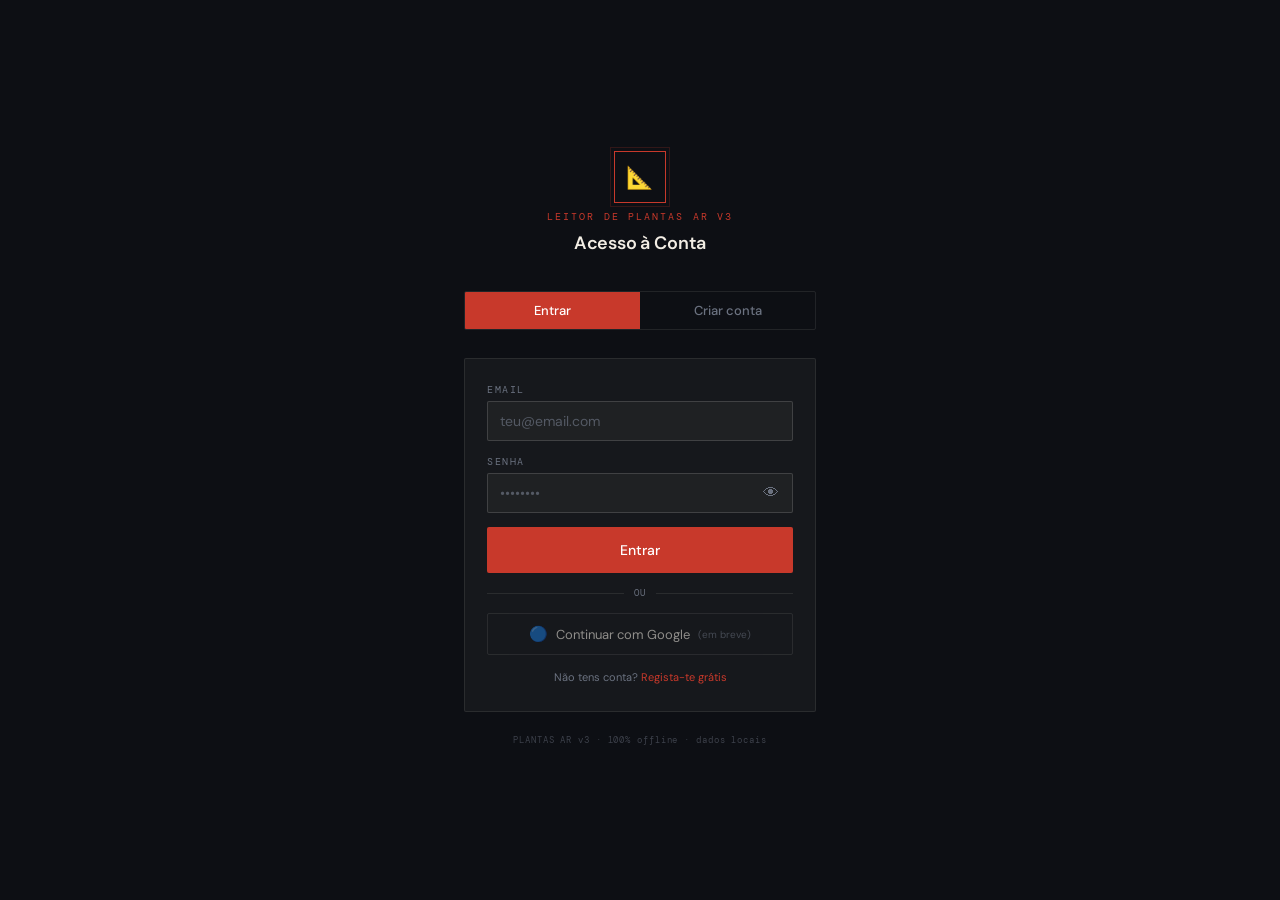
<file: login.html>
<!DOCTYPE html>
<html lang="pt">
<head>
<meta charset="UTF-8">
<meta name="viewport" content="width=device-width, initial-scale=1.0, user-scalable=no, viewport-fit=cover">
<meta name="mobile-web-app-capable" content="yes">
<meta name="apple-mobile-web-app-capable" content="yes">
<title>Plantas AR — Entrar / Registar</title>
<link rel="preconnect" href="https://fonts.googleapis.com">
<link href="https://fonts.googleapis.com/css2?family=DM+Mono:wght@400;500&family=DM+Sans:wght@300;400;500;600&display=swap" rel="stylesheet">
<style>
*{margin:0;padding:0;box-sizing:border-box}
:root{
  --ink:#0d0f14;--paper:#f2ede4;
  --red:#c8392b;--red-dim:rgba(200,57,43,.12);--red-border:rgba(200,57,43,.28);
  --green:#16a34a;--amber:#d97706;
  --surface:rgba(242,237,228,.04);--surface2:rgba(242,237,228,.07);
  --border:rgba(242,237,228,.09);--border2:rgba(242,237,228,.16);
  --muted:#6b7280;--font:'DM Sans',sans-serif;--mono:'DM Mono',monospace;
}
html,body{
  width:100%;min-height:100%;background:var(--ink);
  font-family:var(--font);color:var(--paper);
  -webkit-font-smoothing:antialiased;
  display:flex;flex-direction:column;align-items:center;
  padding:env(safe-area-inset-top,0) 0 env(safe-area-inset-bottom,0);
}

/* ── Layout ── */
.page{
  width:100%;max-width:400px;min-height:100vh;
  display:flex;flex-direction:column;align-items:center;
  justify-content:center;padding:2rem 1.5rem;
}

/* ── Brand ── */
.brand{display:flex;flex-direction:column;align-items:center;gap:8px;margin-bottom:2.2rem;text-align:center}
.brand-icon{
  width:52px;height:52px;border:1.5px solid var(--red);
  display:flex;align-items:center;justify-content:center;
  font-size:22px;position:relative;
}
.brand-icon::before{
  content:'';position:absolute;inset:-5px;
  border:1px solid rgba(200,57,43,.2);pointer-events:none;
}
.brand-tag{font-family:var(--mono);font-size:9.5px;letter-spacing:.22em;color:var(--red);text-transform:uppercase}
.brand-name{font-size:18px;font-weight:600;color:var(--paper);letter-spacing:-.01em}

/* ── Tabs ── */
.tabs{display:flex;width:100%;border:1px solid var(--border);border-radius:2px;overflow:hidden;margin-bottom:1.8rem}
.tab{
  flex:1;padding:10px 8px;border:none;background:transparent;
  font-family:var(--font);font-size:13px;font-weight:500;
  color:var(--muted);cursor:pointer;transition:all .18s;text-align:center;
}
.tab.active{background:var(--red);color:#fff}
.tab:not(.active):hover{background:var(--surface2);color:var(--paper)}

/* ── Card ── */
.card{
  width:100%;background:var(--surface);
  border:1px solid var(--border);border-radius:2px;
  padding:1.5rem 1.4rem;display:flex;flex-direction:column;gap:14px;
}

/* ── Form ── */
.field{display:flex;flex-direction:column;gap:5px}
.label{font-family:var(--mono);font-size:10px;letter-spacing:.14em;color:var(--muted);text-transform:uppercase}
.input-wrap{position:relative}
.input{
  width:100%;padding:10px 12px;
  background:rgba(242,237,228,.04);
  border:1px solid var(--border2);border-radius:2px;
  color:var(--paper);font-family:var(--font);font-size:14px;
  outline:none;transition:border-color .15s, background .15s;
  -webkit-appearance:none;
}
.input::placeholder{color:var(--muted);opacity:.7}
.input:focus{border-color:var(--red);background:rgba(200,57,43,.05)}
.input.error{border-color:rgba(200,57,43,.55)}
.input[type="password"]{padding-right:42px}
.toggle-pw{
  position:absolute;right:10px;top:50%;transform:translateY(-50%);
  background:none;border:none;color:var(--muted);cursor:pointer;
  font-size:16px;padding:4px;line-height:1;
}
.toggle-pw:hover{color:var(--paper)}

/* ── Força da senha ── */
.pw-strength{display:flex;gap:4px;margin-top:4px}
.pw-bar{height:2px;flex:1;border-radius:1px;background:var(--border);transition:background .2s}
.pw-bar.weak{background:#c8392b}
.pw-bar.medium{background:var(--amber)}
.pw-bar.strong{background:var(--green)}
.pw-label{font-size:10px;color:var(--muted);margin-top:2px;height:14px;transition:color .2s}

/* ── Error box ── */
.err-box{
  display:none;padding:9px 12px;
  background:rgba(200,57,43,.08);border:1px solid rgba(200,57,43,.25);
  border-radius:2px;font-size:12px;color:#f87171;line-height:1.55;
}
.err-box.on{display:block}

/* ── Success box ── */
.ok-box{
  display:none;padding:9px 12px;
  background:rgba(22,163,74,.08);border:1px solid rgba(22,163,74,.25);
  border-radius:2px;font-size:12px;color:#4ade80;line-height:1.55;
}
.ok-box.on{display:block}

/* ── Submit ── */
.btn-submit{
  width:100%;padding:12px;border-radius:2px;border:none;
  background:var(--red);color:#fff;
  font-family:var(--font);font-size:14px;font-weight:500;
  cursor:pointer;transition:all .15s;position:relative;
  display:flex;align-items:center;justify-content:center;gap:8px;
  min-height:46px;
}
.btn-submit:hover:not(:disabled){background:#a82d22}
.btn-submit:active:not(:disabled){transform:scale(.98)}
.btn-submit:disabled{opacity:.55;cursor:not-allowed}
.spinner{
  width:15px;height:15px;border:2px solid rgba(255,255,255,.3);
  border-top-color:#fff;border-radius:50%;display:none;
  animation:spin .7s linear infinite;
}
.btn-submit.loading .spinner{display:block}
.btn-submit.loading .btn-txt{opacity:0;position:absolute}
@keyframes spin{to{transform:rotate(360deg)}}

/* ── Divisor ── */
.divider{display:flex;align-items:center;gap:10px}
.divider::before,.divider::after{content:'';flex:1;height:1px;background:var(--border)}
.divider span{font-family:var(--mono);font-size:9px;color:var(--muted);letter-spacing:.12em;text-transform:uppercase}

/* ── Google (placeholder) ── */
.btn-google{
  width:100%;padding:10px;border-radius:2px;
  border:1px solid var(--border2);background:transparent;
  color:var(--paper);font-family:var(--font);font-size:13px;font-weight:400;
  cursor:pointer;display:flex;align-items:center;justify-content:center;gap:8px;
  transition:all .15s;opacity:.55;
}
.btn-google:hover{background:var(--surface2)}
.g-logo{font-size:15px}

/* ── Notas ── */
.note{font-size:11px;color:var(--muted);text-align:center;line-height:1.6}
.note a{color:var(--red);text-decoration:none}

/* ── Logged-in view ── */
#logged-view{display:none;width:100%;flex-direction:column;align-items:center;gap:1.2rem;text-align:center}
#logged-view.on{display:flex}
.lv-avatar{
  width:56px;height:56px;border-radius:50%;
  background:var(--red-dim);border:1.5px solid var(--red-border);
  display:flex;align-items:center;justify-content:center;
  font-size:20px;font-weight:600;color:var(--red);font-family:var(--mono);
}
.lv-name{font-size:18px;font-weight:600}
.lv-email{font-size:12px;color:var(--muted);font-family:var(--mono)}
.lv-tag{
  font-family:var(--mono);font-size:9px;letter-spacing:.18em;
  color:var(--green);background:rgba(22,163,74,.1);
  border:1px solid rgba(22,163,74,.2);padding:4px 12px;border-radius:2px;
}
.lv-row{display:flex;gap:8px;width:100%}
.lv-btn{
  flex:1;padding:11px 8px;border-radius:2px;border:1px solid var(--border2);
  background:transparent;color:var(--paper);font-family:var(--font);font-size:13px;
  cursor:pointer;transition:all .15s;
}
.lv-btn:hover{background:var(--surface2)}
.lv-btn.primary{background:var(--red);border-color:transparent;color:#fff}
.lv-btn.primary:hover{background:#a82d22}
.lv-btn:active{transform:scale(.97)}

/* ── Painel de formulários ── */
#auth-view{width:100%;display:flex;flex-direction:column;gap:0}
#auth-view.hidden{display:none}

/* ── Animação de entrada ── */
@keyframes fadeUp{from{opacity:0;transform:translateY(12px)}to{opacity:1;transform:translateY(0)}}
.page > *{animation:fadeUp .38s ease both}
.page > *:nth-child(1){animation-delay:.04s}
.page > *:nth-child(2){animation-delay:.10s}
.page > *:nth-child(3){animation-delay:.16s}
.page > *:nth-child(4){animation-delay:.22s}
</style>
</head>
<body>

<div class="page">

  <!-- Brand -->
  <div class="brand">
    <div class="brand-icon">📐</div>
    <div class="brand-tag">Leitor de Plantas AR v3</div>
    <div class="brand-name">Acesso à Conta</div>
  </div>

  <!-- Estado: Logged in -->
  <div id="logged-view">
    <div class="lv-avatar" id="lv-initials">?</div>
    <div>
      <div class="lv-name" id="lv-name">—</div>
      <div class="lv-email" id="lv-email">—</div>
    </div>
    <div class="lv-tag">✓ Sessão ativa</div>
    <div class="lv-row">
      <button class="lv-btn primary" onclick="goToApp()">← Ir para a app</button>
      <button class="lv-btn" onclick="doLogout()">Terminar sessão</button>
    </div>
    <p class="note">Os teus projetos ficam guardados neste dispositivo.</p>
  </div>

  <!-- Estado: Auth forms -->
  <div id="auth-view">

    <!-- Tabs -->
    <div class="tabs">
      <button class="tab active" id="tab-login" onclick="switchTab('login')">Entrar</button>
      <button class="tab" id="tab-register" onclick="switchTab('register')">Criar conta</button>
    </div>

    <!-- ── FORM LOGIN ── -->
    <div class="card" id="form-login">

      <div class="err-box" id="login-err"></div>
      <div class="ok-box"  id="login-ok"></div>

      <div class="field">
        <label class="label" for="l-email">Email</label>
        <input class="input" id="l-email" type="email" placeholder="teu@email.com" autocomplete="email" inputmode="email">
      </div>

      <div class="field">
        <label class="label" for="l-pw">Senha</label>
        <div class="input-wrap">
          <input class="input" id="l-pw" type="password" placeholder="••••••••" autocomplete="current-password">
          <button class="toggle-pw" type="button" onclick="togglePw('l-pw',this)" aria-label="Mostrar/ocultar senha">👁</button>
        </div>
      </div>

      <button class="btn-submit" id="btn-login" onclick="doLogin()">
        <div class="spinner"></div>
        <span class="btn-txt">Entrar</span>
      </button>

      <div class="divider"><span>ou</span></div>

      <button class="btn-google" onclick="googleNotice()">
        <span class="g-logo">🔵</span> Continuar com Google <span style="font-size:10px;color:var(--muted)">(em breve)</span>
      </button>

      <p class="note">Não tens conta? <a href="#" onclick="switchTab('register');return false">Regista-te grátis</a></p>
    </div>

    <!-- ── FORM REGISTO ── -->
    <div class="card" id="form-register" style="display:none">

      <div class="err-box" id="reg-err"></div>
      <div class="ok-box"  id="reg-ok"></div>

      <div class="field">
        <label class="label" for="r-name">Nome completo</label>
        <input class="input" id="r-name" type="text" placeholder="Ana Silva" autocomplete="name">
      </div>

      <div class="field">
        <label class="label" for="r-email">Email</label>
        <input class="input" id="r-email" type="email" placeholder="teu@email.com" autocomplete="email" inputmode="email">
      </div>

      <div class="field">
        <label class="label" for="r-pw">Senha</label>
        <div class="input-wrap">
          <input class="input" id="r-pw" type="password" placeholder="Mínimo 6 caracteres" autocomplete="new-password" oninput="checkStrength(this.value)">
          <button class="toggle-pw" type="button" onclick="togglePw('r-pw',this)" aria-label="Mostrar/ocultar senha">👁</button>
        </div>
        <div class="pw-strength">
          <div class="pw-bar" id="pb1"></div>
          <div class="pw-bar" id="pb2"></div>
          <div class="pw-bar" id="pb3"></div>
        </div>
        <div class="pw-label" id="pw-label"></div>
      </div>

      <div class="field">
        <label class="label" for="r-confirm">Confirmar senha</label>
        <div class="input-wrap">
          <input class="input" id="r-confirm" type="password" placeholder="Repete a senha" autocomplete="new-password">
          <button class="toggle-pw" type="button" onclick="togglePw('r-confirm',this)" aria-label="Mostrar/ocultar senha">👁</button>
        </div>
      </div>

      <button class="btn-submit" id="btn-reg" onclick="doRegister()">
        <div class="spinner"></div>
        <span class="btn-txt">Criar conta</span>
      </button>

      <p class="note" style="font-size:10.5px">
        Ao registares, aceitas que os dados ficam armazenados localmente neste dispositivo.<br>
        <a href="#" onclick="switchTab('login');return false">Já tens conta? Entra aqui</a>
      </p>
    </div>

  </div>

  <p class="note" style="margin-top:1.2rem">
    <span style="font-family:var(--mono);font-size:9px;letter-spacing:.1em;color:rgba(107,114,128,.5)">
      PLANTAS AR v3 · 100% offline · dados locais
    </span>
  </p>

</div>

<!-- Auth module inline (podes mover para auth.js externo) -->
<script>
// ═══════════════════════════════════════════════════════
//  AUTH MODULE — inline
// ═══════════════════════════════════════════════════════
const Auth = (() => {
  const USERS_KEY   = 'plantas_ar_users';
  const SESSION_KEY = 'plantas_ar_session';

  function getUsers() {
    try { return JSON.parse(localStorage.getItem(USERS_KEY)) || []; }
    catch { return []; }
  }
  function saveUsers(u) { localStorage.setItem(USERS_KEY, JSON.stringify(u)); }

  async function hashPassword(pw) {
    const buf = await crypto.subtle.digest(
      'SHA-256', new TextEncoder().encode(pw + 'plantas_ar_salt_2024')
    );
    return Array.from(new Uint8Array(buf)).map(b=>b.toString(16).padStart(2,'0')).join('');
  }

  function validateEmail(e) { return /^[^\s@]+@[^\s@]+\.[^\s@]+$/.test(e.trim()); }
  function validatePassword(p) {
    if (p.length < 6) return 'A senha deve ter pelo menos 6 caracteres.';
    return null;
  }

  async function register({ name, email, password, confirmPassword }) {
    if (!name || name.trim().length < 2) return { ok:false, error:'O nome deve ter pelo menos 2 caracteres.' };
    if (!validateEmail(email)) return { ok:false, error:'Email inválido.' };
    const perr = validatePassword(password);
    if (perr) return { ok:false, error:perr };
    if (password !== confirmPassword) return { ok:false, error:'As senhas não coincidem.' };
    const users = getUsers();
    if (users.find(u => u.email.toLowerCase() === email.trim().toLowerCase()))
      return { ok:false, error:'Este email já está registado.' };
    const hash = await hashPassword(password);
    const newUser = {
      id: crypto.randomUUID(),
      name: name.trim(),
      email: email.trim().toLowerCase(),
      passwordHash: hash,
      createdAt: new Date().toISOString(),
    };
    users.push(newUser);
    saveUsers(users);
    const session = { userId:newUser.id, name:newUser.name, email:newUser.email, loginAt:new Date().toISOString() };
    localStorage.setItem(SESSION_KEY, JSON.stringify(session));
    return { ok:true, user:{ id:newUser.id, name:newUser.name, email:newUser.email } };
  }

  async function login({ email, password }) {
    if (!validateEmail(email)) return { ok:false, error:'Email inválido.' };
    if (!password) return { ok:false, error:'Introduz a senha.' };
    const users = getUsers();
    const user = users.find(u => u.email === email.trim().toLowerCase());
    if (!user) return { ok:false, error:'Email ou senha incorretos.' };
    const hash = await hashPassword(password);
    if (hash !== user.passwordHash) return { ok:false, error:'Email ou senha incorretos.' };
    const session = { userId:user.id, name:user.name, email:user.email, loginAt:new Date().toISOString() };
    localStorage.setItem(SESSION_KEY, JSON.stringify(session));
    return { ok:true, user:{ id:user.id, name:user.name, email:user.email } };
  }

  function logout() { localStorage.removeItem(SESSION_KEY); }
  function getSession() {
    try { return JSON.parse(localStorage.getItem(SESSION_KEY)); }
    catch { return null; }
  }
  function isLoggedIn() { return !!getSession(); }

  return { register, login, logout, getSession, isLoggedIn };
})();

// ═══════════════════════════════════════════════════════
//  UI HELPERS
// ═══════════════════════════════════════════════════════
function switchTab(t) {
  document.getElementById('tab-login').classList.toggle('active', t==='login');
  document.getElementById('tab-register').classList.toggle('active', t==='register');
  document.getElementById('form-login').style.display    = t==='login'    ? 'flex' : 'none';
  document.getElementById('form-register').style.display = t==='register' ? 'flex' : 'none';
  clearMsgs();
}

function showErr(id, msg) {
  const el = document.getElementById(id);
  el.textContent = msg;
  el.classList.add('on');
}
function showOk(id, msg) {
  const el = document.getElementById(id);
  el.textContent = msg;
  el.classList.add('on');
}
function clearMsgs() {
  ['login-err','login-ok','reg-err','reg-ok'].forEach(id => {
    const el = document.getElementById(id);
    el.classList.remove('on');
    el.textContent = '';
  });
}

function setLoading(btnId, on) {
  const btn = document.getElementById(btnId);
  btn.classList.toggle('loading', on);
  btn.disabled = on;
}

function togglePw(inputId, btn) {
  const inp = document.getElementById(inputId);
  inp.type = inp.type === 'password' ? 'text' : 'password';
  btn.textContent = inp.type === 'password' ? '👁' : '🙈';
}

function checkStrength(pw) {
  const bars  = ['pb1','pb2','pb3'].map(id=>document.getElementById(id));
  const label = document.getElementById('pw-label');
  bars.forEach(b => { b.className='pw-bar'; });

  if (!pw) { label.textContent=''; label.style.color=''; return; }

  let score = 0;
  if (pw.length >= 6)  score++;
  if (pw.length >= 10) score++;
  if (/[A-Z]/.test(pw) || /\d/.test(pw) || /[^a-z]/i.test(pw)) score++;

  const levels = [
    { cls:'weak',   text:'Fraca',    color:'#f87171' },
    { cls:'medium', text:'Média',    color:var_amber() },
    { cls:'strong', text:'Forte',    color:'#4ade80' },
  ];

  score = Math.max(1, score);
  const lvl = levels[score - 1];
  for (let i = 0; i < score; i++) { bars[i].classList.add(lvl.cls); }
  label.textContent = lvl.text;
  label.style.color = lvl.color;
}

function var_amber() { return '#d97706'; } // fallback since CSS vars not reachable in JS here

function googleNotice() {
  showErr('login-err', 'Login com Google ainda não disponível. Em breve!');
}

// ── Enter para submeter
document.addEventListener('keydown', e => {
  if (e.key !== 'Enter') return;
  const loginVisible = document.getElementById('form-login').style.display !== 'none';
  if (loginVisible) doLogin();
  else doRegister();
});

// ═══════════════════════════════════════════════════════
//  AÇÕES
// ═══════════════════════════════════════════════════════
async function doLogin() {
  clearMsgs();
  const email    = document.getElementById('l-email').value;
  const password = document.getElementById('l-pw').value;

  setLoading('btn-login', true);
  const res = await Auth.login({ email, password });
  setLoading('btn-login', false);

  if (!res.ok) {
    showErr('login-err', res.error);
    document.getElementById('l-pw').classList.add('error');
    setTimeout(() => document.getElementById('l-pw').classList.remove('error'), 2000);
    return;
  }

  showOk('login-ok', `✓ Bem-vindo de volta, ${res.user.name}! A redirecionar...`);
  setTimeout(() => goToApp(), 1200);
}

async function doRegister() {
  clearMsgs();
  const name            = document.getElementById('r-name').value;
  const email           = document.getElementById('r-email').value;
  const password        = document.getElementById('r-pw').value;
  const confirmPassword = document.getElementById('r-confirm').value;

  setLoading('btn-reg', true);
  const res = await Auth.register({ name, email, password, confirmPassword });
  setLoading('btn-reg', false);

  if (!res.ok) {
    showErr('reg-err', res.error);
    return;
  }

  showOk('reg-ok', `✓ Conta criada! Bem-vindo/a, ${res.user.name}! A redirecionar...`);
  setTimeout(() => goToApp(), 1400);
}

function doLogout() {
  Auth.logout();
  renderPage();
}

function goToApp() {
  // Ajusta o caminho conforme a estrutura do teu projeto
  window.location.href = 'index.html';
}

// ═══════════════════════════════════════════════════════
//  RENDER — decide o que mostrar conforme sessão
// ═══════════════════════════════════════════════════════
function getInitials(name) {
  return name.trim().split(' ').map(w=>w[0]).join('').substring(0,2).toUpperCase();
}

function renderPage() {
  const session = Auth.getSession();
  const authView   = document.getElementById('auth-view');
  const loggedView = document.getElementById('logged-view');

  if (session) {
    authView.classList.add('hidden');
    loggedView.classList.add('on');
    document.getElementById('lv-initials').textContent = getInitials(session.name);
    document.getElementById('lv-name').textContent     = session.name;
    document.getElementById('lv-email').textContent    = session.email;
  } else {
    authView.classList.remove('hidden');
    loggedView.classList.remove('on');
  }
}

// ── Init
renderPage();
</script>
</body>
</html>
</file>
